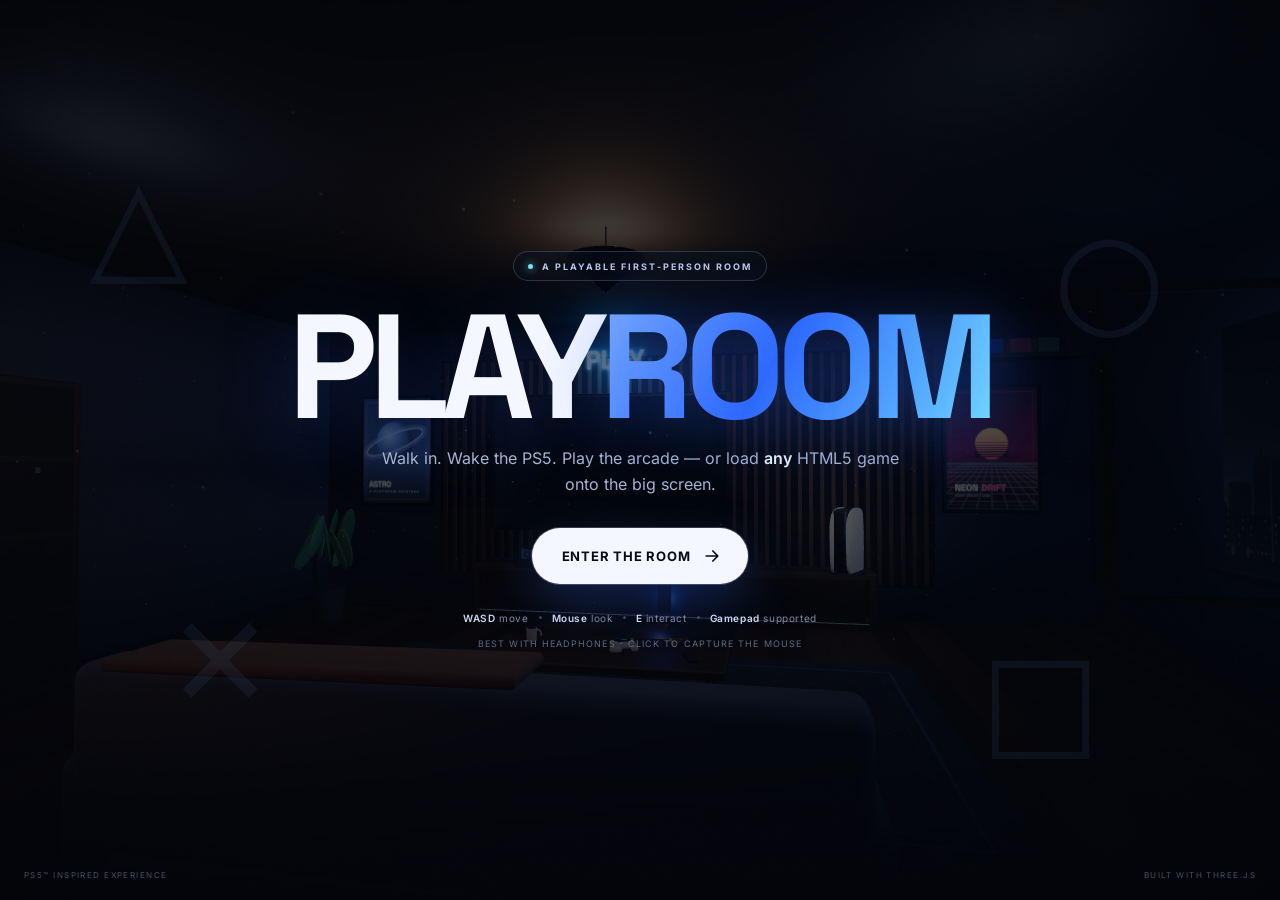
<file: index.html>
<!doctype html>
<html lang="en">
<head>
  <meta charset="utf-8" />
  <meta name="viewport" content="width=device-width, initial-scale=1, viewport-fit=cover, maximum-scale=1, user-scalable=no" />
  <meta name="theme-color" content="#05070d" />
  <title>PLAYROOM — PS5 First Person</title>
  <meta name="description" content="Step into a first-person playroom, walk up to a PlayStation 5, and play a built-in arcade or load any HTML5 game." />
  <link rel="icon" href="data:image/svg+xml,%3Csvg xmlns='http://www.w3.org/2000/svg' viewBox='0 0 64 64'%3E%3Crect width='64' height='64' rx='14' fill='%23070b14'/%3E%3Cpath d='M20 18h24v28H20z' fill='none' stroke='%2364f0ff' stroke-width='4'/%3E%3Cpath d='M26 24l14 8-14 8z' fill='%2364f0ff'/%3E%3C/svg%3E" />
  <link rel="stylesheet" href="./styles.css" />
  <script type="importmap">
    { "imports": { "three": "./vendor/three.module.min.js" } }
  </script>
</head>
<body>
  <div id="scene" aria-hidden="true"></div>
  <div id="vignette" aria-hidden="true"></div>
  <div id="grain" aria-hidden="true"></div>

  <!-- ── First-person HUD ─────────────────────────────────────────── -->
  <div id="hud" class="hidden">
    <div class="hud-top">
      <div class="room-chip">
        <span class="chip-dot"></span>
        <span class="chip-label">PLAYROOM</span>
        <span class="chip-sep">/</span>
        <span class="chip-room">LIVING ROOM</span>
      </div>
      <div class="hud-top-right">
        <div id="padChip" class="pad-chip hidden">
          <span class="pad-dot"></span><span id="padName">CONTROLLER</span>
        </div>
        <button id="soundBtn" class="icon-btn" aria-label="Toggle sound" title="Toggle sound">
          <svg viewBox="0 0 24 24" width="18" height="18" fill="none" stroke="currentColor" stroke-width="1.8" stroke-linecap="round" stroke-linejoin="round"><path d="M11 5 6 9H3v6h3l5 4V5Z"/><path d="M15.5 8.5a5 5 0 0 1 0 7"/><path d="M18.5 5.5a9 9 0 0 1 0 13"/></svg>
        </button>
      </div>
    </div>

    <div id="reticle" aria-hidden="true">
      <span class="ret-ring"></span>
      <span class="ret-dot"></span>
    </div>

    <div id="prompt" class="prompt hidden">
      <kbd id="promptKey">E</kbd>
      <span id="promptText">Power on PlayStation 5</span>
    </div>

    <div id="seatbar" class="seatbar hidden">
      <div class="seatbar-left">
        <span class="ps-mark">PS5</span>
        <span id="seatTitle">Home</span>
      </div>
      <div class="seatbar-keys">
        <span><kbd>←</kbd><kbd>→</kbd> Browse</span>
        <span><kbd>↵</kbd> Select</span>
        <span><kbd>Esc</kbd> Stand up</span>
      </div>
      <button id="standBtn" class="pill-btn">Stand up</button>
    </div>

    <div id="hintbar" class="hintbar">
      <span><kbd>W</kbd><kbd>A</kbd><kbd>S</kbd><kbd>D</kbd> Move</span>
      <span><kbd>Shift</kbd> Sprint</span>
      <span><kbd>E</kbd> Interact</span>
      <span><kbd>Esc</kbd> Release mouse</span>
    </div>

    <div id="mobileStick" class="mobile-stick" aria-hidden="true">
      <div class="stick-base"><div class="stick-knob"></div></div>
    </div>
    <div id="mobileLook" class="mobile-look" aria-hidden="true"></div>
    <button id="mobileInteract" class="mobile-interact hidden" aria-label="Interact">PLAY</button>
  </div>

  <!-- ── Touch console controls ───────────────────────────────────── -->
  <div id="touchpadUI" class="touchpad-ui hidden">
    <div class="touch-dpad">
      <button data-nav="up" aria-label="Up">▲</button>
      <button data-nav="left" aria-label="Left">◀</button>
      <button data-nav="down" aria-label="Down">▼</button>
      <button data-nav="right" aria-label="Right">▶</button>
    </div>
    <div class="touch-buttons">
      <button data-act="back" class="tbtn tbtn-b" aria-label="Back">B</button>
      <button data-act="action" class="tbtn tbtn-a" aria-label="Confirm">A</button>
    </div>
  </div>

  <!-- ── Title screen ─────────────────────────────────────────────── -->
  <div id="enter" class="enter">
    <div class="enter-symbols" aria-hidden="true">
      <span class="sym sym-tri">△</span>
      <span class="sym sym-cir">○</span>
      <span class="sym sym-x">✕</span>
      <span class="sym sym-sq">□</span>
    </div>
    <div class="enter-inner">
      <div class="eyebrow"><span class="live-dot"></span> A PLAYABLE FIRST-PERSON ROOM</div>
      <h1>PLAY<span>ROOM</span></h1>
      <p class="lede">Walk in. Wake the PS5. Play the arcade — or load <em>any</em> HTML5 game onto the big screen.</p>
      <button id="enterBtn" class="enter-btn">
        <span>Enter the room</span>
        <svg viewBox="0 0 24 24" width="20" height="20" fill="none" stroke="currentColor" stroke-width="2" stroke-linecap="round" stroke-linejoin="round"><path d="M5 12h14M13 6l6 6-6 6"/></svg>
      </button>
      <div class="enter-controls">
        <span><b>WASD</b> move</span><i></i>
        <span><b>Mouse</b> look</span><i></i>
        <span><b>E</b> interact</span><i></i>
        <span><b>Gamepad</b> supported</span>
      </div>
      <div class="enter-note">Best with headphones · click to capture the mouse</div>
    </div>
    <div class="enter-foot">
      <span>PS5™ INSPIRED EXPERIENCE</span>
      <span>BUILT WITH THREE.JS</span>
    </div>
  </div>

  <!-- ── Game Vault modal ─────────────────────────────────────────── -->
  <div id="vault" class="modal hidden" role="dialog" aria-modal="true" aria-labelledby="vaultTitle">
    <div class="modal-card">
      <button id="vaultClose" class="modal-x" aria-label="Close">✕</button>
      <div class="modal-kicker">PS5 · GAME VAULT</div>
      <h2 id="vaultTitle">Put <em>any</em> game on the big screen.</h2>
      <p class="modal-sub">Paste a link to an HTML5 game, or load a game file from your device. It runs right here on the TV.</p>

      <label class="field-label" for="gameUrl">GAME URL</label>
      <div class="url-row">
        <input id="gameUrl" type="url" placeholder="https://example.com/game/index.html" spellcheck="false" autocomplete="off" />
        <button id="launchUrl" class="primary-btn">Launch</button>
      </div>
      <div class="field-hint">Some sites block embedding (X-Frame-Options). If it stays black, open it in a new tab instead.</div>

      <div class="or"><span>OR</span></div>

      <label class="dropzone" id="dropzone" tabindex="0">
        <input id="gameFile" type="file" accept=".html,.htm,.zip" hidden />
        <svg viewBox="0 0 24 24" width="26" height="26" fill="none" stroke="currentColor" stroke-width="1.6" stroke-linecap="round" stroke-linejoin="round"><path d="M12 16V4m0 0L7 9m5-5 5 5"/><path d="M4 16v3a1 1 0 0 0 1 1h14a1 1 0 0 0 1-1v-3"/></svg>
        <strong>Drop an HTML game file here</strong>
        <span>or click to browse — single-file games work best</span>
      </label>

      <div class="vault-foot">
        <div class="vault-foot-actions">
          <button id="launchDemo" class="ghost-btn">Try demo game</button>
          <button id="launchTab" class="ghost-btn">Open in new tab ↗</button>
        </div>
        <span class="vault-note">Runs client-side. Nothing is uploaded.</span>
      </div>
    </div>
  </div>

  <!-- ── Fullscreen web game overlay ──────────────────────────────── -->
  <div id="webgame" class="webgame hidden">
    <div class="webgame-bar">
      <div class="webgame-title">
        <span class="ps-mark">PS5</span>
        <span id="webgameName">GAME VAULT</span>
        <span class="webgame-live"><i></i>RUNNING</span>
      </div>
      <div class="webgame-actions">
        <button id="webgameHelp" class="ghost-btn small">Not loading?</button>
        <button id="webgameTab" class="ghost-btn small">Open in tab ↗</button>
        <button id="webgameExit" class="primary-btn small">Exit to PS5</button>
      </div>
    </div>
    <div class="webgame-frame">
      <iframe id="gameFrame" title="Game Vault game" allow="autoplay; fullscreen; gamepad; pointer-lock" sandbox="allow-scripts allow-same-origin allow-forms allow-pointer-lock allow-popups allow-modals allow-downloads"></iframe>
      <div id="webgameFallback" class="webgame-fallback hidden">
        <strong>This game refused to embed.</strong>
        <span>Many sites block iframes. Open it in a new tab, or try a direct game file/URL.</span>
        <button id="webgameFallbackTab" class="primary-btn">Open in new tab</button>
      </div>
    </div>
  </div>

  <div id="toast" class="toast" role="status"></div>

  <script type="module" src="./src/main.js"></script>
</body>
</html>
</file>
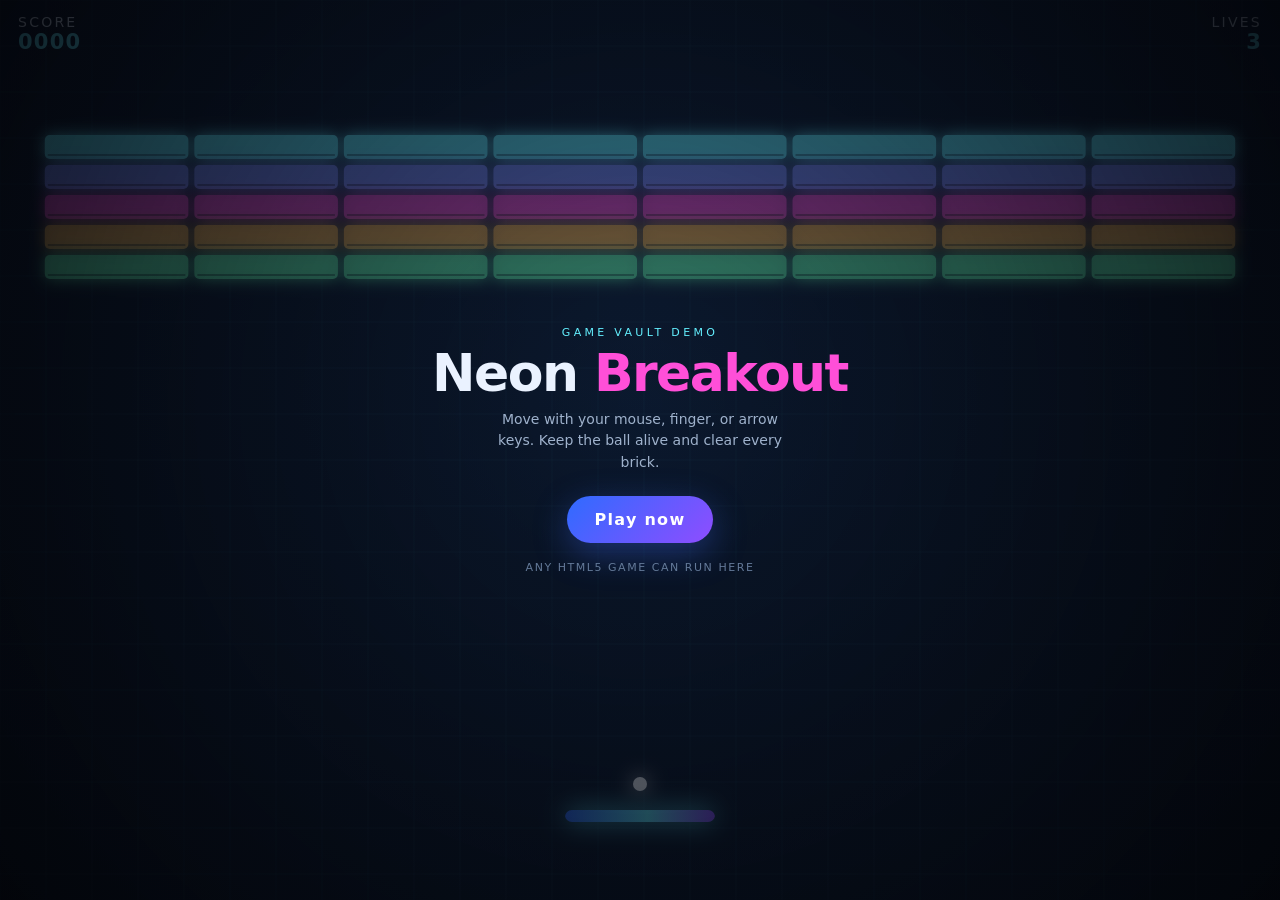
<file: assets/vault-demo.html>
<!doctype html>
<html lang="en">
<head>
<meta charset="utf-8" />
<meta name="viewport" content="width=device-width, initial-scale=1, viewport-fit=cover, maximum-scale=1, user-scalable=no" />
<title>VAULT DEMO — Neon Breakout</title>
<style>
  :root { color-scheme: dark; --cyan: #64f0ff; --pink: #ff4fd8; --ink: #05070d; }
  * { box-sizing: border-box; }
  html, body { margin: 0; height: 100%; overflow: hidden; background: var(--ink); }
  body {
    display: grid; place-items: center;
    font-family: "Trebuchet MS", system-ui, sans-serif;
    color: #eaf2ff; touch-action: none; user-select: none;
  }
  canvas { display: block; width: 100%; height: 100%; }
  .hud {
    position: fixed; inset: max(14px, env(safe-area-inset-top)) 18px auto;
    display: flex; justify-content: space-between; align-items: flex-start;
    pointer-events: none; font-size: clamp(11px, 2.2vw, 14px); letter-spacing: .16em;
  }
  .hud b { color: var(--cyan); font-size: 1.5em; letter-spacing: .06em; }
  .hud .right { text-align: right; opacity: .85; }
  .overlay {
    position: fixed; inset: 0; display: grid; place-items: center; padding: 24px;
    background: radial-gradient(circle at 50% 45%, rgba(12, 26, 48, .55), rgba(3, 5, 10, .9));
    text-align: center; transition: opacity .2s ease;
  }
  .overlay.hidden { opacity: 0; pointer-events: none; }
  .card { max-width: 460px; }
  .kicker { color: var(--cyan); letter-spacing: .3em; font-size: 11px; margin-bottom: 10px; }
  h1 { margin: 0 0 10px; font-size: clamp(30px, 8vw, 52px); line-height: .95; letter-spacing: -.03em; }
  h1 em { color: var(--pink); font-style: normal; }
  p { margin: 0 auto 22px; max-width: 34ch; color: #9fb2cc; line-height: 1.55; font-size: 14px; }
  button {
    appearance: none; border: 0; border-radius: 999px; padding: 14px 28px;
    background: linear-gradient(135deg, #2f6bff, #8f4dff); color: white;
    font: inherit; font-weight: 700; letter-spacing: .08em; cursor: pointer;
    box-shadow: 0 10px 34px rgba(64, 110, 255, .35);
  }
  button:active { transform: translateY(1px); }
  .hint { margin-top: 18px; font-size: 11px; letter-spacing: .14em; color: #647a99; }
</style>
</head>
<body>
<canvas id="game" aria-label="Neon Breakout demo game"></canvas>
<div class="hud">
  <div>SCORE<br /><b id="score">0000</b></div>
  <div class="right">LIVES<br /><b id="lives">3</b></div>
</div>
<div class="overlay" id="overlay">
  <div class="card">
    <div class="kicker">GAME VAULT DEMO</div>
    <h1>Neon <em>Breakout</em></h1>
    <p>Move with your mouse, finger, or arrow keys. Keep the ball alive and clear every brick.</p>
    <button id="start">Play now</button>
    <div class="hint">ANY HTML5 GAME CAN RUN HERE</div>
  </div>
</div>
<script>
(() => {
  const canvas = document.getElementById('game');
  const ctx = canvas.getContext('2d');
  const scoreEl = document.getElementById('score');
  const livesEl = document.getElementById('lives');
  const overlay = document.getElementById('overlay');
  const startBtn = document.getElementById('start');

  let W = 0, H = 0, dpr = 1;
  const paddle = { w: 128, h: 12, x: 0, y: 0, target: 0, speed: 760 };
  const ball = { x: 0, y: 0, r: 7, vx: 0, vy: 0, live: false };
  const rows = 5, cols = 8;
  let bricks = [], score = 0, lives = 3, running = false, win = false;
  let keys = { left: false, right: false };
  let touchX = null;
  let flash = 0;

  function resize() {
    dpr = Math.min(window.devicePixelRatio || 1, 2);
    W = canvas.clientWidth;
    H = canvas.clientHeight;
    canvas.width = Math.round(W * dpr);
    canvas.height = Math.round(H * dpr);
    ctx.setTransform(dpr, 0, 0, dpr, 0, 0);
    paddle.w = Math.max(84, Math.min(150, W * 0.2));
    paddle.y = H - Math.max(46, H * 0.1);
    buildBricks();
    resetBall();
  }

  function buildBricks() {
    const pad = Math.max(14, W * 0.035);
    const gap = 6;
    const bw = (W - pad * 2 - gap * (cols - 1)) / cols;
    const bh = Math.max(14, Math.min(24, H * 0.032));
    const top = Math.max(74, H * 0.15);
    bricks = [];
    const palette = ['#64f0ff', '#7d8dff', '#ff4fd8', '#ffb84f', '#67ffb0'];
    for (let r = 0; r < rows; r++) {
      for (let c = 0; c < cols; c++) {
        bricks.push({
          x: pad + c * (bw + gap), y: top + r * (bh + gap),
          w: bw, h: bh, color: palette[r % palette.length],
          alive: true, hp: r < 2 ? 2 : 1, row: r,
        });
      }
    }
  }

  function resetBall() {
    ball.x = W / 2;
    ball.y = paddle.y - 26;
    ball.vx = 0;
    ball.vy = 0;
    ball.live = false;
    paddle.x = (W - paddle.w) / 2;
    paddle.target = paddle.x;
  }

  function launchBall() {
    if (ball.live) return;
    ball.live = true;
    const speed = Math.min(560, 330 + score * 2.2);
    const angle = (Math.random() * 0.6 - 0.3) - Math.PI / 2;
    ball.vx = Math.cos(angle) * speed;
    ball.vy = Math.sin(angle) * speed;
  }

  function startGame() {
    score = 0; lives = 3; win = false; running = true;
    buildBricks();
    resetBall();
    updateHud();
    overlay.classList.add('hidden');
  }

  function updateHud() {
    scoreEl.textContent = String(score).padStart(4, '0');
    livesEl.textContent = String(lives);
  }

  function loseLife() {
    lives--;
    updateHud();
    flash = 1;
    if (lives <= 0) {
      running = false;
      showOverlay('Game over', `You scored ${score} points.`, 'Try again');
      return;
    }
    resetBall();
  }

  function showOverlay(title, text, button) {
    overlay.querySelector('h1').innerHTML = title;
    overlay.querySelector('p').textContent = text;
    startBtn.textContent = button;
    overlay.classList.remove('hidden');
  }

  function allCleared() {
    return bricks.every((b) => !b.alive);
  }

  function step(dt) {
    if (!running) return;
    const dir = (keys.right ? 1 : 0) - (keys.left ? 1 : 0);
    if (dir) paddle.target += dir * paddle.speed * dt;
    if (touchX !== null) paddle.target = touchX - paddle.w / 2;
    paddle.target = Math.max(0, Math.min(W - paddle.w, paddle.target));
    paddle.x += (paddle.target - paddle.x) * Math.min(1, dt * 18);

    if (!ball.live) {
      ball.x = paddle.x + paddle.w / 2;
      ball.y = paddle.y - ball.r - 10;
      return;
    }

    // Sub-step so a fast ball cannot tunnel through bricks.
    const steps = Math.max(1, Math.ceil(Math.hypot(ball.vx, ball.vy) * dt / 5));
    const sdt = dt / steps;
    for (let s = 0; s < steps; s++) {
      ball.x += ball.vx * sdt;
      ball.y += ball.vy * sdt;

      if (ball.x < ball.r) { ball.x = ball.r; ball.vx = Math.abs(ball.vx); }
      if (ball.x > W - ball.r) { ball.x = W - ball.r; ball.vx = -Math.abs(ball.vx); }
      if (ball.y < ball.r) { ball.y = ball.r; ball.vy = Math.abs(ball.vy); }

      // paddle
      if (ball.vy > 0 && ball.y + ball.r > paddle.y && ball.y - ball.r < paddle.y + paddle.h &&
          ball.x > paddle.x && ball.x < paddle.x + paddle.w) {
        ball.y = paddle.y - ball.r;
        const rel = (ball.x - (paddle.x + paddle.w / 2)) / (paddle.w / 2);
        const speed = Math.min(680, Math.hypot(ball.vx, ball.vy) * 1.025 + 6);
        const angle = rel * 1.05 - Math.PI / 2;
        ball.vx = Math.cos(angle) * speed;
        ball.vy = Math.sin(angle) * speed;
      }

      // bricks
      for (const b of bricks) {
        if (!b.alive) continue;
        if (ball.x + ball.r > b.x && ball.x - ball.r < b.x + b.w &&
            ball.y + ball.r > b.y && ball.y - ball.r < b.y + b.h) {
          b.hp--;
          if (b.hp <= 0) b.alive = false;
          score += b.hp <= 0 ? 100 : 25;
          updateHud();
          // reflect on the smaller overlap axis
          const overlapX = Math.min(ball.x + ball.r - b.x, b.x + b.w - (ball.x - ball.r));
          const overlapY = Math.min(ball.y + ball.r - b.y, b.y + b.h - (ball.y - ball.r));
          if (overlapX < overlapY) ball.vx *= -1;
          else ball.vy *= -1;
          flash = 0.4;
          if (allCleared()) {
            running = false;
            win = true;
            showOverlay('Cleared!', `Perfect run — ${score} points.`, 'Play again');
          }
          break;
        }
      }
      if (!running) return;
      if (ball.y - ball.r > H) { loseLife(); return; }
    }
  }

  function draw() {
    ctx.clearRect(0, 0, W, H);
    const bg = ctx.createRadialGradient(W / 2, H * 0.35, 0, W / 2, H * 0.35, Math.max(W, H) * 0.8);
    bg.addColorStop(0, '#0c1a30');
    bg.addColorStop(1, '#04060b');
    ctx.fillStyle = bg;
    ctx.fillRect(0, 0, W, H);

    // grid
    ctx.strokeStyle = 'rgba(100, 240, 255, 0.07)';
    ctx.lineWidth = 1;
    for (let x = 0; x < W; x += 46) {
      ctx.beginPath(); ctx.moveTo(x, 0); ctx.lineTo(x, H); ctx.stroke();
    }
    for (let y = 0; y < H; y += 46) {
      ctx.beginPath(); ctx.moveTo(0, y); ctx.lineTo(W, y); ctx.stroke();
    }

    for (const b of bricks) {
      if (!b.alive) continue;
      ctx.save();
      ctx.shadowColor = b.color;
      ctx.shadowBlur = 16;
      ctx.fillStyle = b.color;
      ctx.globalAlpha = b.hp > 1 ? 1 : 0.82;
      roundRect(b.x, b.y, b.w, b.h, 5);
      ctx.fill();
      ctx.restore();
      ctx.fillStyle = 'rgba(5, 7, 13, 0.35)';
      ctx.fillRect(b.x + 3, b.y + b.h - 5, b.w - 6, 2);
    }

    ctx.save();
    ctx.shadowColor = '#64f0ff';
    ctx.shadowBlur = 26;
    const grad = ctx.createLinearGradient(paddle.x, 0, paddle.x + paddle.w, 0);
    grad.addColorStop(0, '#2f6bff');
    grad.addColorStop(0.55, '#64f0ff');
    grad.addColorStop(1, '#8f4dff');
    ctx.fillStyle = grad;
    roundRect(paddle.x, paddle.y, paddle.w, paddle.h, 7);
    ctx.fill();
    ctx.restore();

    if (!ball.live && running) {
      ctx.fillStyle = 'rgba(234, 242, 255, 0.55)';
      ctx.font = '600 12px "Trebuchet MS", sans-serif';
      ctx.textAlign = 'center';
      ctx.letterSpacing = '2px';
      ctx.fillText('TAP OR PRESS SPACE TO SERVE', W / 2, paddle.y - 44);
    } else {
      ctx.save();
      ctx.shadowColor = '#ffffff';
      ctx.shadowBlur = 20;
      ctx.fillStyle = '#ffffff';
      ctx.beginPath();
      ctx.arc(ball.x, ball.y, ball.r, 0, Math.PI * 2);
      ctx.fill();
      ctx.restore();
    }

    if (flash > 0) {
      ctx.fillStyle = `rgba(100, 240, 255, ${flash * 0.1})`;
      ctx.fillRect(0, 0, W, H);
      flash = Math.max(0, flash - 0.06);
    }
  }

  function roundRect(x, y, w, h, r) {
    ctx.beginPath();
    ctx.moveTo(x + r, y);
    ctx.arcTo(x + w, y, x + w, y + h, r);
    ctx.arcTo(x + w, y + h, x, y + h, r);
    ctx.arcTo(x, y + h, x, y, r);
    ctx.arcTo(x, y, x + w, y, r);
    ctx.closePath();
  }

  let last = performance.now();
  function frame(now) {
    const dt = Math.min(0.033, (now - last) / 1000);
    last = now;
    step(dt);
    draw();
    requestAnimationFrame(frame);
  }

  // input
  window.addEventListener('keydown', (e) => {
    if (e.code === 'ArrowLeft' || e.code === 'KeyA') keys.left = true;
    if (e.code === 'ArrowRight' || e.code === 'KeyD') keys.right = true;
    if (e.code === 'Space' || e.code === 'Enter') {
      e.preventDefault();
      if (!running) startGame();
      else launchBall();
    }
  });
  window.addEventListener('keyup', (e) => {
    if (e.code === 'ArrowLeft' || e.code === 'KeyA') keys.left = false;
    if (e.code === 'ArrowRight' || e.code === 'KeyD') keys.right = false;
  });

  function pointer(e) {
    const r = canvas.getBoundingClientRect();
    touchX = (e.touches ? e.touches[0].clientX : e.clientX) - r.left;
    if (!running) return;
    if (!ball.live) launchBall();
  }
  canvas.addEventListener('pointerdown', (e) => {
    if (!running) return;
    pointer(e);
    if (!ball.live) launchBall();
  });
  canvas.addEventListener('pointermove', (e) => { if (e.pointerType === 'mouse' || e.buttons) pointer(e); });
  canvas.addEventListener('touchstart', (e) => { e.preventDefault(); pointer(e); }, { passive: false });
  canvas.addEventListener('touchmove', (e) => { e.preventDefault(); pointer(e); }, { passive: false });

  startBtn.addEventListener('click', startGame);
  window.addEventListener('resize', resize);
  resize();
  updateHud();
  requestAnimationFrame(frame);
})();
</script>
</body>
</html>
</file>
<file: styles.css>
@font-face {
  font-family: 'Inter';
  src: url('./assets/fonts/inter.woff2') format('woff2');
  font-weight: 300 800;
  font-style: normal;
  font-display: swap;
}
@font-face {
  font-family: 'Space Grotesk';
  src: url('./assets/fonts/space-grotesk.woff2') format('woff2');
  font-weight: 500 700;
  font-style: normal;
  font-display: swap;
}

:root {
  --bg: #05070d;
  --ink: #eef3ff;
  --muted: #93a0bb;
  --blue: #2f6bff;
  --blue-bright: #5b8cff;
  --cyan: #6fe3ff;
  --line: rgba(158, 183, 255, 0.16);
  --glass: rgba(11, 16, 28, 0.62);
  --glass-strong: rgba(8, 12, 22, 0.9);
  --font: 'Inter', system-ui, -apple-system, 'Segoe UI', sans-serif;
  --display: 'Space Grotesk', 'Inter', system-ui, sans-serif;
  --safe-b: env(safe-area-inset-bottom, 0px);
  --safe-l: env(safe-area-inset-left, 0px);
  --safe-r: env(safe-area-inset-right, 0px);
}

* { box-sizing: border-box; }
html, body {
  margin: 0;
  width: 100%;
  height: 100%;
  overflow: hidden;
  background: var(--bg);
  color: var(--ink);
  font-family: var(--font);
  -webkit-font-smoothing: antialiased;
  -webkit-tap-highlight-color: transparent;
}
body { overscroll-behavior: none; touch-action: none; }
button, input { font: inherit; color: inherit; }
button { cursor: pointer; }
.hidden { display: none !important; }

#scene {
  position: fixed;
  inset: 0;
  z-index: 0;
}
#scene canvas { display: block; width: 100%; height: 100%; }

#vignette {
  position: fixed;
  inset: 0;
  z-index: 2;
  pointer-events: none;
  background:
    radial-gradient(120% 90% at 50% 46%, transparent 42%, rgba(2, 4, 9, 0.34) 78%, rgba(1, 2, 5, 0.72) 100%),
    linear-gradient(to bottom, rgba(2, 4, 9, 0.28), transparent 18%, transparent 82%, rgba(2, 4, 9, 0.4));
}

#grain {
  position: fixed;
  inset: -50%;
  z-index: 3;
  pointer-events: none;
  opacity: 0.05;
  background-image: url("data:image/svg+xml,%3Csvg xmlns='http://www.w3.org/2000/svg' width='160' height='160'%3E%3Cfilter id='n'%3E%3CfeTurbulence type='fractalNoise' baseFrequency='.82' numOctaves='2' stitchTiles='stitch'/%3E%3C/filter%3E%3Crect width='160' height='160' filter='url(%23n)' opacity='.55'/%3E%3C/svg%3E");
  animation: grainShift 0.9s steps(2) infinite;
}
@keyframes grainShift {
  0% { transform: translate(0, 0); }
  50% { transform: translate(2%, -1.5%); }
  100% { transform: translate(-1.5%, 2%); }
}

/* ── HUD ─────────────────────────────────────────────────────────── */
#hud {
  position: fixed;
  inset: 0;
  z-index: 6;
  pointer-events: none;
  user-select: none;
}
.hud-top {
  position: absolute;
  top: max(18px, env(safe-area-inset-top, 0px));
  left: max(20px, var(--safe-l));
  right: max(20px, var(--safe-r));
  display: flex;
  align-items: center;
  justify-content: space-between;
  gap: 16px;
}
.room-chip {
  display: flex;
  align-items: center;
  gap: 9px;
  height: 34px;
  padding: 0 14px;
  border: 1px solid var(--line);
  border-radius: 999px;
  background: rgba(7, 11, 20, 0.46);
  backdrop-filter: blur(14px);
  -webkit-backdrop-filter: blur(14px);
  font-size: 10px;
  letter-spacing: 0.16em;
  font-weight: 600;
  color: #cfdaf6;
}
.chip-dot {
  width: 6px; height: 6px; border-radius: 50%;
  background: var(--cyan);
  box-shadow: 0 0 10px var(--cyan);
  animation: pulseDot 2.4s ease-in-out infinite;
}
@keyframes pulseDot { 0%, 100% { opacity: 1; } 50% { opacity: 0.35; } }
.chip-sep { color: rgba(180, 200, 255, 0.3); }
.chip-room { color: var(--muted); font-weight: 500; }

.hud-top-right { display: flex; align-items: center; gap: 10px; }
.pad-chip {
  display: flex; align-items: center; gap: 8px;
  height: 34px; padding: 0 13px;
  border: 1px solid rgba(111, 227, 255, 0.25);
  border-radius: 999px;
  background: rgba(8, 20, 30, 0.5);
  backdrop-filter: blur(14px);
  font-size: 10px; letter-spacing: 0.13em; font-weight: 600; color: #b9f1ff;
}
.pad-dot { width: 6px; height: 6px; border-radius: 50%; background: #6fe3ff; box-shadow: 0 0 8px #6fe3ff; }
.icon-btn {
  display: grid; place-items: center;
  width: 34px; height: 34px;
  border: 1px solid var(--line);
  border-radius: 999px;
  background: rgba(7, 11, 20, 0.46);
  backdrop-filter: blur(14px);
  color: #cfdaf6;
  pointer-events: auto;
  transition: background 0.2s, border-color 0.2s, transform 0.2s;
}
.icon-btn:hover { background: rgba(47, 107, 255, 0.18); border-color: rgba(111, 227, 255, 0.4); transform: translateY(-1px); }

#reticle {
  position: absolute;
  left: 50%; top: 50%;
  width: 26px; height: 26px;
  transform: translate(-50%, -50%);
  display: grid; place-items: center;
  transition: opacity 0.25s ease;
}
.ret-ring {
  position: absolute; inset: 0;
  border: 1px solid rgba(235, 244, 255, 0.55);
  border-radius: 50%;
  transform: scale(0.55);
  opacity: 0.55;
  transition: transform 0.25s cubic-bezier(.2,.8,.2,1), opacity 0.25s, border-color 0.25s;
}
.ret-dot {
  width: 3px; height: 3px;
  border-radius: 50%;
  background: #fff;
  box-shadow: 0 0 7px rgba(255,255,255,0.9);
  transition: transform 0.2s, background 0.2s;
}
#reticle.focus .ret-ring {
  transform: scale(1);
  opacity: 1;
  border-color: var(--cyan);
  box-shadow: 0 0 16px rgba(111, 227, 255, 0.45), inset 0 0 8px rgba(111, 227, 255, 0.25);
}
#reticle.focus .ret-dot { transform: scale(1.4); background: var(--cyan); box-shadow: 0 0 10px var(--cyan); }
#reticle.hidden { display: none; }

.prompt {
  position: absolute;
  left: 50%; bottom: calc(112px + var(--safe-b));
  transform: translateX(-50%);
  display: flex; align-items: center; gap: 12px;
  height: 48px; padding: 0 20px 0 10px;
  border: 1px solid rgba(180, 205, 255, 0.24);
  border-radius: 999px;
  background: rgba(7, 12, 22, 0.72);
  backdrop-filter: blur(18px);
  -webkit-backdrop-filter: blur(18px);
  box-shadow: 0 16px 48px rgba(0, 0, 0, 0.5), inset 0 1px 0 rgba(255,255,255,0.06);
  font-size: 13px;
  font-weight: 600;
  letter-spacing: 0.02em;
  color: #f2f6ff;
  animation: promptIn 0.3s cubic-bezier(.2,.8,.2,1);
  white-space: nowrap;
}
@keyframes promptIn { from { opacity: 0; transform: translate(-50%, 8px); } }
.prompt kbd {
  display: grid; place-items: center;
  min-width: 30px; height: 30px; padding: 0 8px;
  border-radius: 8px;
  background: #fff;
  color: #080b12;
  font-family: var(--font);
  font-size: 12px; font-weight: 800;
  box-shadow: 0 2px 0 rgba(0,0,0,0.35);
}

.hintbar {
  position: absolute;
  left: 50%; bottom: calc(24px + var(--safe-b));
  transform: translateX(-50%);
  display: flex; align-items: center; gap: 20px;
  padding: 10px 18px;
  border: 1px solid rgba(158, 183, 255, 0.12);
  border-radius: 14px;
  background: rgba(6, 10, 19, 0.4);
  backdrop-filter: blur(14px);
  font-size: 10px;
  letter-spacing: 0.05em;
  color: #aab7d4;
  white-space: nowrap;
}
.hintbar span { display: flex; align-items: center; gap: 5px; }
kbd {
  display: inline-grid; place-items: center;
  min-width: 20px; height: 20px; padding: 0 5px;
  border: 1px solid rgba(190, 210, 255, 0.22);
  border-radius: 5px;
  background: rgba(255, 255, 255, 0.06);
  color: #e8eeff;
  font-family: var(--font);
  font-size: 9px; font-weight: 700;
  line-height: 1;
}

.seatbar {
  position: absolute;
  left: max(20px, var(--safe-l));
  right: max(20px, var(--safe-r));
  bottom: calc(20px + var(--safe-b));
  height: 62px;
  padding: 0 12px 0 18px;
  display: flex; align-items: center; justify-content: space-between;
  gap: 20px;
  border: 1px solid rgba(158, 183, 255, 0.18);
  border-radius: 16px;
  background: rgba(6, 10, 20, 0.68);
  backdrop-filter: blur(20px);
  -webkit-backdrop-filter: blur(20px);
  box-shadow: 0 20px 60px rgba(0,0,0,0.55), inset 0 1px 0 rgba(255,255,255,0.06);
  animation: seatIn 0.4s cubic-bezier(.2,.8,.2,1);
  pointer-events: auto;
}
@keyframes seatIn { from { opacity: 0; transform: translateY(14px); } }
.seatbar-left { display: flex; align-items: center; gap: 12px; min-width: 0; }
.ps-mark {
  font-family: var(--display);
  font-size: 13px; font-weight: 700; letter-spacing: 0.04em;
  color: #fff;
  padding: 5px 8px;
  border-radius: 5px;
  background: linear-gradient(140deg, #2f6bff, #0b3fbe);
  box-shadow: 0 0 20px rgba(47, 107, 255, 0.4);
}
#seatTitle { font-size: 13px; font-weight: 600; color: #dbe6ff; letter-spacing: 0.02em; }
.seatbar-keys { display: flex; align-items: center; gap: 18px; font-size: 10px; color: #9dabc9; letter-spacing: 0.04em; }
.seatbar-keys span { display: flex; align-items: center; gap: 5px; }
.pill-btn {
  height: 38px; padding: 0 18px;
  border: 1px solid rgba(190, 210, 255, 0.2);
  border-radius: 999px;
  background: rgba(255,255,255,0.07);
  color: #eef3ff;
  font-size: 11px; font-weight: 600; letter-spacing: 0.04em;
  transition: background 0.2s, border-color 0.2s;
}
.pill-btn:hover { background: rgba(255,255,255,0.14); border-color: rgba(255,255,255,0.35); }

/* ── Touch controls ──────────────────────────────────────────────── */
.mobile-stick {
  position: absolute;
  left: calc(26px + var(--safe-l));
  bottom: calc(30px + var(--safe-b));
  width: 128px; height: 128px;
  pointer-events: auto;
  touch-action: none;
}
.stick-base {
  position: absolute; inset: 0;
  border-radius: 50%;
  border: 1px solid rgba(190, 210, 255, 0.2);
  background: radial-gradient(circle at 50% 50%, rgba(18, 28, 50, 0.55), rgba(8, 12, 22, 0.3));
  backdrop-filter: blur(10px);
  box-shadow: inset 0 0 30px rgba(47, 107, 255, 0.1);
}
.stick-knob {
  position: absolute;
  left: 50%; top: 50%;
  width: 56px; height: 56px;
  margin: -28px 0 0 -28px;
  border-radius: 50%;
  border: 1px solid rgba(220, 235, 255, 0.45);
  background: radial-gradient(circle at 35% 30%, rgba(150, 185, 255, 0.5), rgba(40, 70, 140, 0.35));
  box-shadow: 0 4px 18px rgba(0,0,0,0.4), inset 0 1px 0 rgba(255,255,255,0.3);
  transition: transform 0.08s linear;
}
.mobile-look {
  position: absolute;
  right: 0; top: 0;
  width: 52%; height: 100%;
  pointer-events: auto;
  touch-action: none;
}
.mobile-interact {
  position: absolute;
  right: calc(28px + var(--safe-r));
  bottom: calc(38px + var(--safe-b));
  width: 68px; height: 68px;
  border-radius: 50%;
  border: 1px solid rgba(200, 220, 255, 0.4);
  background: rgba(47, 107, 255, 0.28);
  backdrop-filter: blur(10px);
  color: #fff;
  font-size: 13px; font-weight: 700;
  letter-spacing: 0.08em;
  pointer-events: auto;
  box-shadow: 0 0 0 6px rgba(47, 107, 255, 0.08), 0 8px 30px rgba(0,0,0,0.4);
}
.mobile-interact:active { transform: scale(0.94); background: rgba(47, 107, 255, 0.5); }

.touchpad-ui {
  position: fixed;
  inset: 0;
  z-index: 8;
  pointer-events: none;
}
.touch-dpad {
  position: absolute;
  left: calc(22px + var(--safe-l));
  bottom: calc(86px + var(--safe-b));
  display: grid;
  grid-template-columns: repeat(3, 46px);
  grid-template-rows: repeat(3, 46px);
  gap: 4px;
  pointer-events: auto;
}
.touch-dpad button {
  border: 1px solid rgba(190, 210, 255, 0.18);
  border-radius: 10px;
  background: rgba(10, 16, 28, 0.62);
  color: #d6e2ff;
  font-size: 13px;
  backdrop-filter: blur(10px);
  touch-action: none;
}
.touch-dpad button:active { background: rgba(47, 107, 255, 0.4); }
.touch-dpad button[data-nav="up"] { grid-column: 2; grid-row: 1; }
.touch-dpad button[data-nav="left"] { grid-column: 1; grid-row: 2; }
.touch-dpad button[data-nav="down"] { grid-column: 2; grid-row: 2; }
.touch-dpad button[data-nav="right"] { grid-column: 3; grid-row: 2; }
.touch-buttons {
  position: absolute;
  right: calc(24px + var(--safe-r));
  bottom: calc(86px + var(--safe-b));
  display: flex; align-items: flex-end; gap: 14px;
  pointer-events: auto;
}
.tbtn {
  width: 58px; height: 58px;
  border-radius: 50%;
  border: 1px solid rgba(210, 225, 255, 0.32);
  background: rgba(10, 16, 28, 0.66);
  color: #fff;
  font-size: 16px; font-weight: 700;
  backdrop-filter: blur(10px);
  touch-action: none;
}
.tbtn-a { background: rgba(47, 107, 255, 0.4); margin-bottom: 18px; }
.tbtn:active { transform: scale(0.94); }
body.touch .hintbar { display: none; }
body.touch .seatbar-keys { display: none; }
body.touch .mobile-stick { display: block; }
body.touch .mobile-look { display: block; }
body.touch .mobile-interact:not(.hidden) { display: grid; place-items: center; }

/* ── Title screen ────────────────────────────────────────────────── */
.enter {
  position: fixed;
  inset: 0;
  z-index: 20;
  display: flex;
  align-items: center;
  justify-content: center;
  padding: 24px;
  background:
    radial-gradient(90% 80% at 50% 48%, rgba(5, 8, 15, 0.25), rgba(3, 5, 10, 0.82) 70%, rgba(2, 3, 7, 0.96) 100%),
    linear-gradient(180deg, rgba(4, 7, 13, 0.7), rgba(4, 7, 13, 0.35) 45%, rgba(3, 5, 10, 0.88));
  transition: opacity 0.7s ease, visibility 0.7s;
}
.enter.leaving { opacity: 0; visibility: hidden; }
.enter-symbols { position: absolute; inset: 0; overflow: hidden; pointer-events: none; }
.sym {
  position: absolute;
  font-family: var(--font);
  font-size: clamp(60px, 10vw, 150px);
  font-weight: 300;
  color: rgba(130, 165, 255, 0.07);
  animation: floatSym 14s ease-in-out infinite;
}
.sym-tri { left: 7%; top: 16%; animation-delay: -2s; }
.sym-cir { right: 9%; top: 22%; animation-delay: -6s; }
.sym-x { left: 13%; bottom: 18%; animation-delay: -9s; }
.sym-sq { right: 14%; bottom: 14%; animation-delay: -4s; }
@keyframes floatSym {
  0%, 100% { transform: translateY(0) rotate(-4deg); }
  50% { transform: translateY(-22px) rotate(4deg); }
}
.enter-inner {
  position: relative;
  text-align: center;
  max-width: 820px;
  animation: enterIn 0.9s cubic-bezier(.2,.8,.2,1);
}
@keyframes enterIn { from { opacity: 0; transform: translateY(18px); } }
.eyebrow {
  display: inline-flex; align-items: center; gap: 9px;
  height: 30px; padding: 0 14px;
  border: 1px solid rgba(160, 190, 255, 0.22);
  border-radius: 999px;
  background: rgba(12, 18, 32, 0.45);
  backdrop-filter: blur(12px);
  font-size: 9px; font-weight: 700;
  letter-spacing: 0.22em;
  color: #b9c9ec;
}
.live-dot { width: 5px; height: 5px; border-radius: 50%; background: var(--cyan); box-shadow: 0 0 9px var(--cyan); animation: pulseDot 2s infinite; }
.enter h1 {
  margin: 22px 0 14px;
  font-family: var(--display);
  font-size: clamp(64px, 12.5vw, 148px);
  font-weight: 700;
  line-height: 0.86;
  letter-spacing: -0.055em;
  color: #f4f7ff;
  text-shadow: 0 20px 80px rgba(47, 107, 255, 0.25);
}
.enter h1 span {
  background: linear-gradient(120deg, #7fb0ff 0%, #2f6bff 45%, #7de7ff 100%);
  -webkit-background-clip: text;
  background-clip: text;
  color: transparent;
  filter: drop-shadow(0 0 30px rgba(47, 107, 255, 0.3));
}
.lede {
  max-width: 520px;
  margin: 0 auto;
  font-size: clamp(13px, 1.5vw, 16px);
  line-height: 1.65;
  color: #a7b5d2;
  font-weight: 400;
}
.lede em { color: #e9f1ff; font-style: normal; font-weight: 600; }
.enter-btn {
  margin-top: 30px;
  display: inline-flex; align-items: center; gap: 12px;
  height: 56px; padding: 0 26px 0 30px;
  border: 0; border-radius: 999px;
  background: #f4f7ff;
  color: #070b13;
  font-size: 13px; font-weight: 700; letter-spacing: 0.06em; text-transform: uppercase;
  box-shadow: 0 0 0 1px rgba(255,255,255,0.2), 0 18px 50px rgba(47, 107, 255, 0.28);
  transition: transform 0.2s cubic-bezier(.2,.8,.2,1), box-shadow 0.2s, background 0.2s;
}
.enter-btn svg { transition: transform 0.25s; }
.enter-btn:hover { transform: translateY(-2px); background: #fff; box-shadow: 0 0 0 1px rgba(255,255,255,0.4), 0 24px 70px rgba(47, 107, 255, 0.45); }
.enter-btn:hover svg { transform: translateX(4px); }
.enter-btn:active { transform: translateY(0) scale(0.99); }
.enter-controls {
  margin-top: 28px;
  display: flex; align-items: center; justify-content: center; flex-wrap: wrap;
  gap: 10px;
  font-size: 10px; letter-spacing: 0.06em; color: #7e8caa;
}
.enter-controls b { color: #cdd9f2; font-weight: 600; }
.enter-controls i { width: 3px; height: 3px; border-radius: 50%; background: rgba(160,180,220,0.35); }
.enter-note { margin-top: 14px; font-size: 9px; letter-spacing: 0.12em; text-transform: uppercase; color: #5d6b88; }
.enter-foot {
  position: absolute;
  left: max(24px, var(--safe-l)); right: max(24px, var(--safe-r));
  bottom: calc(20px + var(--safe-b));
  display: flex; justify-content: space-between;
  font-size: 8px; letter-spacing: 0.18em; color: #45516b;
}

/* ── Modal ───────────────────────────────────────────────────────── */
.modal {
  position: fixed;
  inset: 0;
  z-index: 40;
  display: grid;
  place-items: center;
  padding: 20px;
  background: rgba(3, 6, 12, 0.72);
  backdrop-filter: blur(16px);
  -webkit-backdrop-filter: blur(16px);
  animation: fadeIn 0.25s ease;
}
@keyframes fadeIn { from { opacity: 0; } }
.modal-card {
  position: relative;
  width: min(620px, 100%);
  max-height: calc(100vh - 40px);
  overflow: auto;
  padding: 38px 38px 30px;
  border: 1px solid rgba(158, 183, 255, 0.2);
  border-radius: 22px;
  background:
    radial-gradient(120% 100% at 100% 0%, rgba(47, 107, 255, 0.16), transparent 55%),
    rgba(8, 12, 22, 0.94);
  box-shadow: 0 40px 120px rgba(0, 0, 0, 0.7), inset 0 1px 0 rgba(255,255,255,0.07);
  animation: cardIn 0.35s cubic-bezier(.2,.8,.2,1);
}
@keyframes cardIn { from { opacity: 0; transform: translateY(18px) scale(0.985); } }
.modal-x {
  position: absolute; right: 18px; top: 18px;
  width: 34px; height: 34px;
  border: 1px solid rgba(180, 200, 255, 0.16);
  border-radius: 50%;
  background: rgba(255,255,255,0.04);
  color: #b9c6e2;
  font-size: 12px;
}
.modal-x:hover { background: rgba(255,255,255,0.1); }
.modal-kicker { font-size: 9px; font-weight: 700; letter-spacing: 0.24em; color: var(--cyan); }
.modal-card h2 {
  margin: 12px 0 8px;
  font-family: var(--display);
  font-size: clamp(26px, 4.4vw, 38px);
  line-height: 1.06;
  letter-spacing: -0.03em;
  font-weight: 600;
}
.modal-card h2 em { font-style: normal; color: var(--blue-bright); }
.modal-sub { margin: 0 0 26px; font-size: 12.5px; line-height: 1.6; color: #94a2bf; max-width: 460px; }
.field-label { display: block; margin-bottom: 8px; font-size: 9px; font-weight: 700; letter-spacing: 0.16em; color: #7f8dab; }
.url-row { display: flex; gap: 8px; }
.url-row input {
  flex: 1; min-width: 0;
  height: 48px; padding: 0 15px;
  border: 1px solid rgba(158, 183, 255, 0.18);
  border-radius: 11px;
  background: rgba(4, 8, 15, 0.75);
  color: #eaf0ff;
  font-size: 12px;
  outline: none;
  transition: border-color 0.2s, box-shadow 0.2s;
}
.url-row input::placeholder { color: #4e5c78; }
.url-row input:focus { border-color: rgba(91, 140, 255, 0.7); box-shadow: 0 0 0 3px rgba(47, 107, 255, 0.14); }
.primary-btn {
  height: 48px; padding: 0 22px;
  border: 0; border-radius: 11px;
  background: linear-gradient(140deg, #3b7bff, #1d4fd6);
  color: #fff;
  font-size: 11px; font-weight: 700; letter-spacing: 0.06em; text-transform: uppercase;
  box-shadow: 0 10px 30px rgba(47, 107, 255, 0.28);
  transition: transform 0.2s, filter 0.2s;
  white-space: nowrap;
}
.primary-btn:hover { filter: brightness(1.12); transform: translateY(-1px); }
.primary-btn.small { height: 36px; padding: 0 15px; font-size: 9.5px; border-radius: 8px; }
.ghost-btn {
  height: 36px; padding: 0 14px;
  border: 1px solid rgba(180, 200, 255, 0.18);
  border-radius: 8px;
  background: rgba(255,255,255,0.03);
  color: #b9c6e2;
  font-size: 10px; font-weight: 600;
}
.ghost-btn:hover { background: rgba(255,255,255,0.08); color: #fff; }
.ghost-btn.small { height: 36px; font-size: 9.5px; }
.field-hint { margin-top: 8px; font-size: 10px; line-height: 1.5; color: #64728f; }
.or { display: flex; align-items: center; gap: 14px; margin: 22px 0; font-size: 8px; font-weight: 700; letter-spacing: 0.2em; color: #4d5a75; }
.or::before, .or::after { content: ''; flex: 1; height: 1px; background: rgba(158, 183, 255, 0.12); }
.dropzone {
  display: flex; flex-direction: column; align-items: center; justify-content: center;
  gap: 7px;
  min-height: 118px;
  padding: 18px;
  border: 1px dashed rgba(120, 155, 230, 0.35);
  border-radius: 14px;
  background: rgba(47, 107, 255, 0.045);
  color: #8fa2c6;
  text-align: center;
  cursor: pointer;
  transition: border-color 0.2s, background 0.2s;
}
.dropzone:hover, .dropzone.drag { border-color: var(--cyan); background: rgba(47, 107, 255, 0.1); }
.dropzone strong { font-size: 12px; color: #dbe6ff; font-weight: 600; }
.dropzone span { font-size: 10px; color: #6c7a97; }
.dropzone svg { color: var(--cyan); opacity: 0.8; }
.vault-foot { margin-top: 20px; display: flex; align-items: center; justify-content: space-between; gap: 12px; }
.vault-foot-actions { display: flex; gap: 8px; flex-wrap: wrap; }
.vault-note { font-size: 9px; color: #53607a; letter-spacing: 0.03em; }

/* ── Web game overlay ────────────────────────────────────────────── */
.webgame {
  position: fixed;
  inset: 0;
  z-index: 60;
  display: flex;
  flex-direction: column;
  background: #020409;
}
.webgame-bar {
  flex: none;
  height: calc(58px + env(safe-area-inset-top, 0px));
  padding: env(safe-area-inset-top, 0px) max(18px, var(--safe-r)) 0 max(18px, var(--safe-l));
  display: flex; align-items: center; justify-content: space-between; gap: 14px;
  border-bottom: 1px solid rgba(158, 183, 255, 0.12);
  background: rgba(6, 10, 18, 0.96);
}
.webgame-title { display: flex; align-items: center; gap: 11px; min-width: 0; font-size: 11px; font-weight: 600; letter-spacing: 0.08em; color: #dbe6ff; }
#webgameName { overflow: hidden; text-overflow: ellipsis; white-space: nowrap; max-width: 44vw; }
.webgame-live { display: flex; align-items: center; gap: 6px; font-size: 8px; letter-spacing: 0.16em; color: #6fe3ff; }
.webgame-live i { width: 5px; height: 5px; border-radius: 50%; background: #6fe3ff; box-shadow: 0 0 8px #6fe3ff; }
.webgame-actions { display: flex; align-items: center; gap: 8px; }
.webgame-frame { position: relative; flex: 1; min-height: 0; background: #000; }
.webgame-frame iframe { width: 100%; height: 100%; border: 0; display: block; background: #000; }
.webgame-fallback {
  position: absolute; inset: 0;
  display: flex; flex-direction: column; align-items: center; justify-content: center;
  gap: 10px; padding: 24px; text-align: center;
  background: radial-gradient(60% 60% at 50% 50%, rgba(47,107,255,0.12), transparent), #05070d;
}
.webgame-fallback strong { font-family: var(--display); font-size: 24px; }
.webgame-fallback span { font-size: 12px; color: #93a0bb; max-width: 380px; line-height: 1.6; }
.webgame-fallback .primary-btn { margin-top: 10px; }

.toast {
  position: fixed;
  left: 50%; bottom: calc(100px + var(--safe-b));
  z-index: 70;
  transform: translate(-50%, 14px);
  max-width: min(440px, calc(100vw - 40px));
  padding: 12px 18px;
  border: 1px solid rgba(158, 183, 255, 0.2);
  border-radius: 12px;
  background: rgba(8, 13, 24, 0.94);
  backdrop-filter: blur(16px);
  color: #dfe8ff;
  font-size: 11px;
  line-height: 1.5;
  text-align: center;
  box-shadow: 0 20px 60px rgba(0,0,0,0.6);
  opacity: 0;
  pointer-events: none;
  transition: opacity 0.3s, transform 0.3s;
}
.toast.show { opacity: 1; transform: translate(-50%, 0); }

@media (max-width: 720px) {
  .hintbar, .room-chip .chip-room, .chip-sep, .seatbar-keys { display: none; }
  .prompt { bottom: calc(132px + var(--safe-b)); font-size: 12px; height: 44px; }
  .enter { padding: 20px 18px calc(60px + var(--safe-b)); }
  .enter h1 { margin-top: 18px; }
  .enter-controls { gap: 8px; font-size: 9px; }
  .enter-foot { display: none; }
  .modal-card { padding: 28px 20px 22px; border-radius: 18px; }
  .url-row { flex-direction: column; }
  .url-row .primary-btn { width: 100%; }
  .vault-foot { flex-direction: column; align-items: stretch; }
  .vault-foot-actions { flex-direction: column; }
  .vault-note { text-align: center; }
  .webgame-bar { height: calc(52px + env(safe-area-inset-top, 0px)); }
  .webgame-live { display: none; }
  #webgameName { max-width: 34vw; }
  .webgame-actions .ghost-btn { display: none; }
  .seatbar { height: 56px; }
  .seatbar .pill-btn { height: 34px; padding: 0 14px; font-size: 10px; }
}
@media (max-height: 560px) and (orientation: landscape) {
  .enter h1 { font-size: 54px; }
  .enter .lede { display: none; }
  .enter-btn { margin-top: 16px; height: 46px; }
  .enter-controls, .enter-note { display: none; }
  .mobile-stick { width: 104px; height: 104px; }
  .mobile-interact { width: 58px; height: 58px; }
  .seatbar { height: 48px; bottom: calc(10px + var(--safe-b)); }
}
@media (prefers-reduced-motion: reduce) {
  *, *::before, *::after { animation-duration: 0.001s !important; animation-iteration-count: 1 !important; transition-duration: 0.001s !important; }
}
</file>
